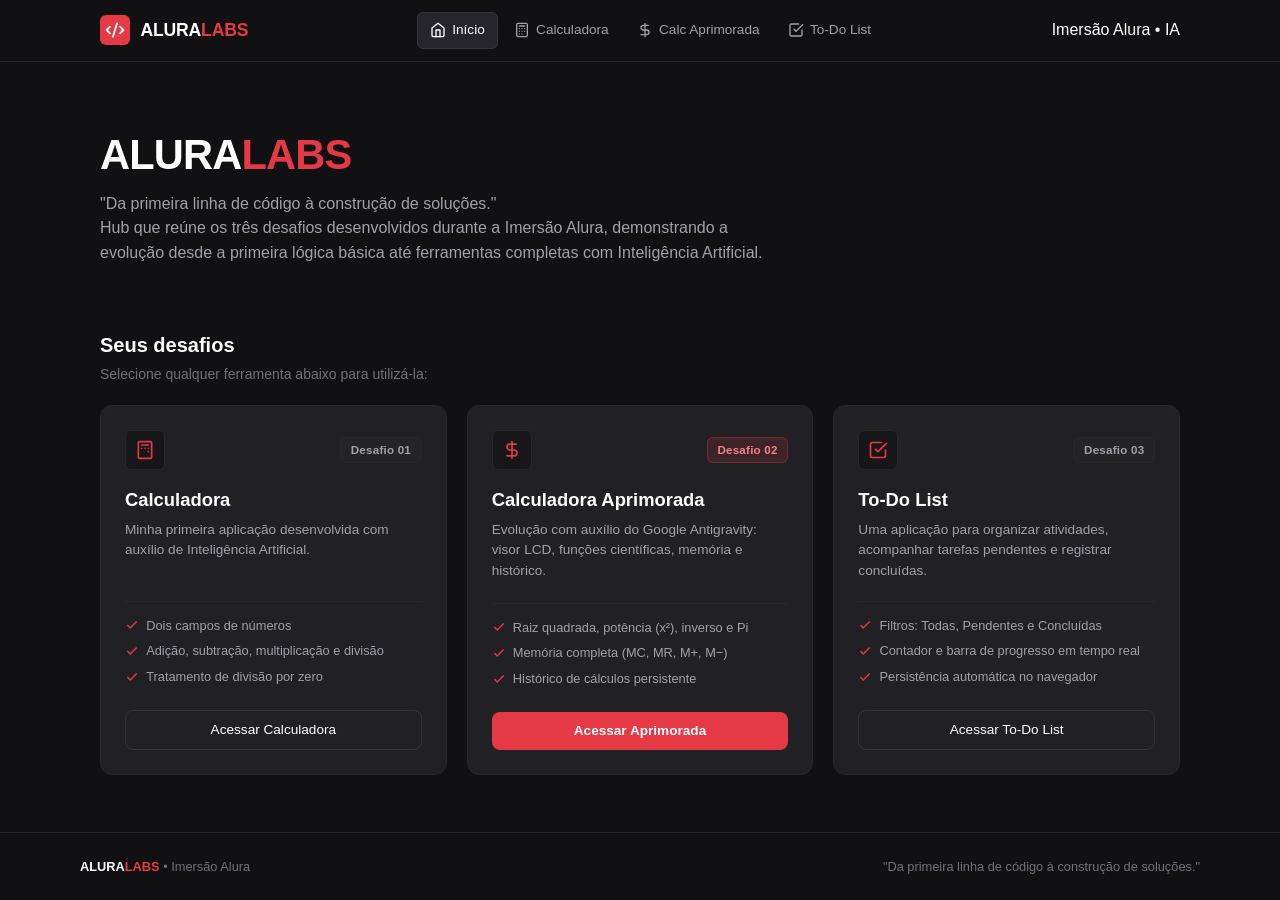
<file: index.html>
<!DOCTYPE html>
<html lang="pt-BR">
<head>
  <meta charset="UTF-8">
  <meta name="viewport" content="width=device-width, initial-scale=1.0, maximum-scale=5.0">
  <meta name="description" content="ALURA LABS - Hub de Desafios da Imersão Alura">
  <meta name="theme-color" content="#111113">
  <title>ALURA LABS — Hub de Desafios da Imersão</title>

  <link rel="icon" type="image/png" href="favicon.png">

  <!-- Tipografia do Google Fonts com fallback local de sistema -->
  <link rel="preconnect" href="https://fonts.googleapis.com">
  <link rel="preconnect" href="https://fonts.gstatic.com" crossorigin>
  <link href="https://fonts.googleapis.com/css2?family=Inter:wght@400;500;600;700&family=JetBrains+Mono:wght@400;600;700&display=swap" rel="stylesheet">

  <!-- Estilos da Aplicação -->
  <link rel="stylesheet" href="css/variables.css">
  <link rel="stylesheet" href="css/base.css">
  <link rel="stylesheet" href="css/components.css">
  <link rel="stylesheet" href="css/navigation.css">
  <link rel="stylesheet" href="css/home.css">
  <link rel="stylesheet" href="css/calculator-simple.css">
  <link rel="stylesheet" href="css/calculator-advanced.css">
  <link rel="stylesheet" href="css/todo-list.css">
</head>
<body>
  <div class="app-container">
    <!-- Barra de Navegação -->
    <div id="navbar-mount"></div>

    <!-- Conteúdo Principal da SPA -->
    <main id="main-content-mount" class="main-content" role="main"></main>

    <!-- Rodapé Sóbrio -->
    <footer style="border-top: 1px solid var(--border-subtle); padding: 1.5rem 1.25rem; text-align: center; color: var(--text-muted); font-size: 0.8rem; background: var(--bg-main);">
      <div style="max-width: 1120px; margin: 0 auto; display: flex; align-items: center; justify-content: space-between; flex-wrap: wrap; gap: 0.75rem;">
        <div>
          <strong style="color: #fff;">ALURA<span style="color: var(--color-primary);">LABS</span></strong> • Imersão Alura
        </div>
        <div>
          "Da primeira linha de código à construção de soluções."
        </div>
      </div>
    </footer>
  </div>

  <!-- Utilitários e Lógica da Aplicação -->
  <script src="js/utils/storage.js"></script>
  <script src="js/utils/mathEvaluator.js"></script>

  <!-- Componentes -->
  <script src="js/components/Navigation.js"></script>
  <script src="js/components/Home.js"></script>
  <script src="js/components/SimpleCalculator.js"></script>
  <script src="js/components/AdvancedCalculator.js"></script>
  <script src="js/components/TodoList.js"></script>

  <!-- Roteador SPA & Inicialização -->
  <script src="js/router.js"></script>
  <script src="js/app.js"></script>
</body>
</html>
</file>
<file: css/variables.css>
:root {
  /* Paleta de Cores Alura Labs - Fiel às Diretrizes */
  --color-primary: #E63946;
  --color-primary-dark: #A4161A;
  --color-primary-mid: #C1121F;
  --color-primary-soft: #F28482;
  --color-primary-hover: #d32f3e;

  /* Fundos e Superfícies */
  --bg-main: #111113;
  --bg-secondary: #19191D;
  --bg-surface: #202025;
  --bg-surface-hover: #27272d;
  --bg-surface-elevated: #2d2d34;
  --bg-input: #141416;

  /* Textos */
  --text-primary: #FFFFFF;
  --text-secondary: #A1A1AA;
  --text-muted: #71717A;
  --text-danger: #F28482;

  /* Bordas Discretas */
  --border-subtle: #27272c;
  --border-medium: #35353d;
  --border-focus: #E63946;

  /* Gradiente Funcional e Discreto */
  --gradient-primary: linear-gradient(135deg, #E63946 0%, #C1121F 100%);
  --gradient-badge: rgba(230, 57, 70, 0.12);

  /* Sombras Naturais e Leves */
  --shadow-sm: 0 1px 3px rgba(0, 0, 0, 0.3);
  --shadow-md: 0 4px 12px rgba(0, 0, 0, 0.35);
  --shadow-lg: 0 8px 24px rgba(0, 0, 0, 0.45);

  /* Dimensões */
  --radius-sm: 6px;
  --radius-md: 8px;
  --radius-lg: 12px;
  --radius-xl: 14px;
  --radius-full: 9999px;

  /* Tipografia */
  --font-sans: -apple-system, BlinkMacSystemFont, 'Segoe UI', Roboto, Helvetica, Arial, sans-serif;
  --font-mono: 'JetBrains Mono', 'Consolas', monospace;

  /* Transições Rápidas */
  --transition-fast: 0.15s ease;
  --transition-normal: 0.2s ease;
}
</file>
<file: css/base.css>
/* Reset e Base Global Limpa */
*, *::before, *::after {
  box-sizing: border-box;
  margin: 0;
  padding: 0;
}

html {
  font-size: 16px;
  scroll-behavior: smooth;
  color-scheme: dark;
  overflow-x: hidden;
}

body {
  font-family: var(--font-sans);
  background-color: var(--bg-main);
  color: var(--text-primary);
  line-height: 1.5;
  min-height: 100vh;
  display: flex;
  flex-direction: column;
  -webkit-font-smoothing: antialiased;
  -moz-osx-font-smoothing: grayscale;
  overflow-x: hidden;
  width: 100%;
}

a {
  color: inherit;
  text-decoration: none;
}

button, input, select, textarea {
  font: inherit;
  color: inherit;
  border: none;
  outline: none;
  background: none;
  box-sizing: border-box;
}

button {
  cursor: pointer;
  user-select: none;
}

/* Scrollbar Discreta */
::-webkit-scrollbar {
  width: 6px;
  height: 6px;
}

::-webkit-scrollbar-track {
  background: var(--bg-main);
}

::-webkit-scrollbar-thumb {
  background: #2a2a30;
  border-radius: var(--radius-full);
}

::-webkit-scrollbar-thumb:hover {
  background: var(--color-primary-dark);
}

/* Estrutura Principal */
.app-container {
  display: flex;
  flex-direction: column;
  min-height: 100vh;
  width: 100%;
  overflow-x: hidden;
}

.main-content {
  flex: 1;
  display: flex;
  flex-direction: column;
  width: 100%;
  max-width: 1120px;
  margin: 0 auto;
  padding: 1.75rem 1.25rem 3.5rem;
  box-sizing: border-box;
}

/* Transições Rápidas entre Telas */
.view-enter {
  animation: viewFadeIn 0.2s ease forwards;
  width: 100%;
}

@keyframes viewFadeIn {
  from {
    opacity: 0;
    transform: translateY(4px);
  }
  to {
    opacity: 1;
    transform: translateY(0);
  }
}

@media (max-width: 768px) {
  .main-content {
    padding: 1.25rem 1rem 2.5rem;
  }
}
</file>
<file: css/components.css>
/* Componentes Reutilizáveis Limpos */

/* Botões */
.btn {
  display: inline-flex;
  align-items: center;
  justify-content: center;
  gap: 0.5rem;
  padding: 0.6rem 1.15rem;
  font-size: 0.9rem;
  font-weight: 500;
  border-radius: var(--radius-md);
  transition: background var(--transition-fast), border-color var(--transition-fast), color var(--transition-fast);
  text-align: center;
  white-space: nowrap;
}

.btn-primary {
  background: var(--color-primary);
  color: #fff;
  font-weight: 600;
}

.btn-primary:hover {
  background: var(--color-primary-hover);
}

.btn-primary:active {
  background: var(--color-primary-dark);
}

.btn-secondary {
  background: var(--bg-surface);
  color: var(--text-primary);
  border: 1px solid var(--border-medium);
}

.btn-secondary:hover {
  background: var(--bg-surface-hover);
  border-color: #45454d;
}

.btn-ghost {
  color: var(--text-secondary);
  background: transparent;
}

.btn-ghost:hover {
  color: var(--text-primary);
  background: rgba(255, 255, 255, 0.05);
}

/* Badges */
.badge {
  display: inline-flex;
  align-items: center;
  gap: 0.35rem;
  padding: 0.2rem 0.6rem;
  font-size: 0.725rem;
  font-weight: 600;
  border-radius: var(--radius-sm);
  letter-spacing: 0.02em;
}

.badge-accent {
  background: rgba(230, 57, 70, 0.15);
  color: var(--color-primary-soft);
  border: 1px solid rgba(230, 57, 70, 0.3);
}

.badge-neutral {
  background: #232328;
  color: var(--text-secondary);
  border: 1px solid var(--border-subtle);
}

/* Header Padrão Integrado dos Desafios */
.challenge-header {
  display: flex;
  flex-direction: column;
  gap: 0.75rem;
  margin-bottom: 1.5rem;
  width: 100%;
}

.challenge-top-nav {
  display: flex;
  align-items: center;
  justify-content: space-between;
  gap: 1rem;
}

.btn-back {
  display: inline-flex;
  align-items: center;
  gap: 0.4rem;
  color: var(--text-secondary);
  font-size: 0.825rem;
  padding: 0.4rem 0.75rem;
  border-radius: var(--radius-sm);
  background: var(--bg-secondary);
  border: 1px solid var(--border-subtle);
  transition: all var(--transition-fast);
}

.btn-back:hover {
  color: var(--text-primary);
  border-color: var(--border-medium);
  background: var(--bg-surface);
}

.challenge-info {
  display: flex;
  flex-direction: column;
  gap: 0.25rem;
}

.challenge-title {
  font-size: 1.5rem;
  font-weight: 700;
  letter-spacing: -0.01em;
  color: var(--text-primary);
}

.challenge-desc {
  font-size: 0.9rem;
  color: var(--text-secondary);
  line-height: 1.45;
}

/* Toast Notification Limpa */
.toast-container {
  position: fixed;
  bottom: 1.5rem;
  right: 1.5rem;
  z-index: 9999;
  display: flex;
  flex-direction: column;
  gap: 0.5rem;
  pointer-events: none;
}

.toast {
  pointer-events: auto;
  background: var(--bg-surface-elevated);
  border: 1px solid var(--border-medium);
  border-left: 3px solid var(--color-primary);
  color: var(--text-primary);
  padding: 0.65rem 1rem;
  border-radius: var(--radius-md);
  font-size: 0.85rem;
  box-shadow: var(--shadow-md);
  display: flex;
  align-items: center;
  gap: 0.5rem;
  animation: toastFade 0.2s ease forwards;
}

@keyframes toastFade {
  from {
    opacity: 0;
    transform: translateY(8px);
  }
  to {
    opacity: 1;
    transform: translateY(0);
  }
}

@media (max-width: 600px) {
  .toast-container {
    bottom: 1rem;
    right: 1rem;
    left: 1rem;
  }
  .toast {
    width: 100%;
  }
}
</file>
<file: css/navigation.css>
/* Header e Navegação Limpos */
.site-header {
  position: sticky;
  top: 0;
  z-index: 100;
  background: #111113;
  border-bottom: 1px solid var(--border-subtle);
  width: 100%;
}

.header-inner {
  max-width: 1120px;
  margin: 0 auto;
  padding: 0.75rem 1.25rem;
  display: flex;
  align-items: center;
  justify-content: space-between;
  gap: 1rem;
}

/* Marca / Logo */
.brand-link {
  display: flex;
  align-items: center;
  gap: 0.65rem;
  font-weight: 700;
  font-size: 1.1rem;
  letter-spacing: -0.01em;
  cursor: pointer;
  user-select: none;
}

.brand-icon-wrapper {
  width: 30px;
  height: 30px;
  border-radius: var(--radius-sm);
  background: var(--color-primary);
  display: flex;
  align-items: center;
  justify-content: center;
  color: #fff;
}

.brand-name {
  color: var(--text-primary);
}

.brand-name span {
  color: var(--color-primary);
}

/* Links de Navegação */
.nav-menu {
  display: flex;
  align-items: center;
  gap: 0.25rem;
  list-style: none;
}

.nav-item-btn {
  display: inline-flex;
  align-items: center;
  gap: 0.4rem;
  padding: 0.45rem 0.75rem;
  border-radius: var(--radius-sm);
  color: var(--text-secondary);
  font-size: 0.85rem;
  font-weight: 500;
  transition: all var(--transition-fast);
}

.nav-item-btn:hover {
  color: var(--text-primary);
  background: #1a1a1e;
}

.nav-item-btn.active {
  color: #fff;
  background: #25252b;
  border: 1px solid var(--border-medium);
}

/* Mobile Nav Toggle */
.mobile-nav-toggle {
  display: none;
  background: none;
  border: 1px solid var(--border-subtle);
  color: var(--text-primary);
  padding: 0.45rem;
  border-radius: var(--radius-sm);
  cursor: pointer;
}

.mobile-nav-toggle:hover {
  background: #1a1a1e;
}

@media (max-width: 768px) {
  .header-inner {
    padding: 0.65rem 1rem;
  }

  .nav-menu {
    display: none;
    position: absolute;
    top: 100%;
    left: 0;
    right: 0;
    background: #18181b;
    border-bottom: 1px solid var(--border-medium);
    flex-direction: column;
    padding: 0.75rem 1rem;
    gap: 0.35rem;
    box-shadow: var(--shadow-md);
  }

  .nav-menu.open {
    display: flex;
  }

  .nav-item-btn {
    width: 100%;
    justify-content: flex-start;
    padding: 0.65rem 0.85rem;
  }

  .mobile-nav-toggle {
    display: flex;
    align-items: center;
    justify-content: center;
  }
}
</file>
<file: css/home.css>
/* Estilos da Home / Seção de Desafios — Visual Limpo e Direto */

/* Hero Section */
.hero-section {
  display: flex;
  flex-direction: column;
  padding: 2.5rem 0 2rem;
  text-align: left;
}

.hero-title {
  font-size: clamp(1.8rem, 4vw, 2.6rem);
  font-weight: 700;
  line-height: 1.2;
  letter-spacing: -0.02em;
  margin-bottom: 0.75rem;
  color: var(--text-primary);
}

.hero-title span {
  color: var(--color-primary);
}

.hero-subtitle {
  font-size: 1rem;
  color: var(--text-secondary);
  max-width: 680px;
  line-height: 1.55;
  margin-bottom: 2rem;
}

/* Seção de Desafios */
.challenges-section {
  width: 100%;
}

.section-header {
  margin-bottom: 1.25rem;
}

.section-title {
  font-size: 1.25rem;
  font-weight: 600;
  color: var(--text-primary);
  margin-bottom: 0.25rem;
}

.section-description {
  font-size: 0.875rem;
  color: var(--text-muted);
}

/* Grid de Desafios Responsivo */
.challenges-grid {
  display: grid;
  grid-template-columns: repeat(auto-fit, minmax(290px, 1fr));
  gap: 1.25rem;
  width: 100%;
}

.challenge-card {
  display: flex;
  flex-direction: column;
  background: var(--bg-surface);
  border: 1px solid var(--border-subtle);
  border-radius: var(--radius-lg);
  padding: 1.5rem;
  position: relative;
  transition: border-color var(--transition-fast), background var(--transition-fast);
  cursor: pointer;
}

.challenge-card:hover {
  border-color: var(--border-medium);
  background: var(--bg-surface-hover);
}

.card-top {
  display: flex;
  align-items: center;
  justify-content: space-between;
  margin-bottom: 1rem;
}

.card-icon {
  width: 40px;
  height: 40px;
  border-radius: var(--radius-sm);
  background: #17171a;
  border: 1px solid var(--border-subtle);
  display: flex;
  align-items: center;
  justify-content: center;
  color: var(--color-primary);
}

.card-title {
  font-size: 1.15rem;
  font-weight: 600;
  color: var(--text-primary);
  margin-bottom: 0.4rem;
}

.card-desc {
  font-size: 0.85rem;
  color: var(--text-secondary);
  line-height: 1.5;
  margin-bottom: 1.25rem;
  flex: 1;
}

/* Features List no Card */
.card-features {
  list-style: none;
  display: flex;
  flex-direction: column;
  gap: 0.4rem;
  margin-bottom: 1.5rem;
  padding-top: 0.85rem;
  border-top: 1px solid var(--border-subtle);
}

.card-feature-item {
  display: flex;
  align-items: center;
  gap: 0.45rem;
  font-size: 0.8rem;
  color: var(--text-secondary);
}

.card-feature-item svg {
  color: var(--color-primary);
  flex-shrink: 0;
}

.card-footer {
  margin-top: auto;
}

.card-btn {
  width: 100%;
  font-size: 0.85rem;
  padding: 0.55rem 1rem;
}

@media (max-width: 600px) {
  .hero-section {
    padding: 1.5rem 0 1.25rem;
  }
  .challenges-grid {
    grid-template-columns: 1fr;
  }
}
</file>
<file: css/calculator-simple.css>
/* Calculadora Simples — Desafio 01 (100% Contida e Responsiva) */

.simple-calc-page {
  max-width: 480px;
  margin: 0 auto;
  width: 100%;
  display: flex;
  flex-direction: column;
  gap: 1rem;
}

.simple-calc-card {
  background: var(--bg-surface);
  border: 1px solid var(--border-medium);
  border-radius: var(--radius-lg);
  padding: 1.5rem;
  box-shadow: var(--shadow-sm);
  width: 100%;
  box-sizing: border-box;
}

/* Card Header Interno */
.calc-card-header {
  border-bottom: 1px solid var(--border-subtle);
  padding-bottom: 1rem;
  margin-bottom: 1.25rem;
}

.calc-card-title {
  font-size: 1.2rem;
  font-weight: 600;
  color: var(--text-primary);
  margin-bottom: 0.25rem;
}

.calc-card-subtitle {
  font-size: 0.825rem;
  color: var(--text-secondary);
  line-height: 1.4;
}

/* Formulário de Entradas */
.calc-inputs-row {
  display: grid;
  grid-template-columns: 1fr 1fr;
  gap: 0.75rem;
  margin-bottom: 1.25rem;
  width: 100%;
}

.calc-input-wrapper {
  display: flex;
  flex-direction: column;
  width: 100%;
}

.calc-input-label {
  font-size: 0.75rem;
  font-weight: 600;
  color: var(--text-secondary);
  margin-bottom: 0.35rem;
  text-transform: uppercase;
  letter-spacing: 0.03em;
}

.calc-number-input {
  width: 100%;
  background: var(--bg-input);
  border: 1px solid var(--border-medium);
  border-radius: var(--radius-sm);
  padding: 0.65rem 0.85rem;
  font-size: 1.05rem;
  font-family: var(--font-mono);
  color: var(--text-primary);
  box-sizing: border-box;
  transition: border-color var(--transition-fast);
}

.calc-number-input:focus {
  border-color: var(--color-primary);
  background: #18181c;
}

/* Seletor de Operações */
.operations-section {
  margin-bottom: 1.25rem;
}

.operations-grid {
  display: grid;
  grid-template-columns: repeat(4, 1fr);
  gap: 0.5rem;
}

.op-btn {
  display: flex;
  flex-direction: column;
  align-items: center;
  justify-content: center;
  padding: 0.65rem 0.25rem;
  background: var(--bg-secondary);
  border: 1px solid var(--border-subtle);
  border-radius: var(--radius-sm);
  color: var(--text-primary);
  cursor: pointer;
  transition: all var(--transition-fast);
}

.op-btn-symbol {
  font-size: 1.25rem;
  font-weight: 700;
  font-family: var(--font-mono);
  line-height: 1;
}

.op-btn-name {
  font-size: 0.65rem;
  color: var(--text-muted);
  margin-top: 0.2rem;
}

.op-btn:hover {
  background: #25252b;
  border-color: var(--border-medium);
}

.op-btn.selected {
  background: rgba(230, 57, 70, 0.15);
  border-color: var(--color-primary);
  color: #fff;
}

.op-btn.selected .op-btn-name {
  color: var(--color-primary-soft);
  font-weight: 600;
}

/* Botões de Ação */
.calc-actions-row {
  display: flex;
  gap: 0.5rem;
  margin-bottom: 1.25rem;
  width: 100%;
}

.btn-calc-submit {
  flex: 2;
  padding: 0.7rem 1rem;
}

.btn-calc-clear {
  flex: 1;
  padding: 0.7rem 0.75rem;
}

/* Área do Resultado Totalmente Integrada */
.result-box {
  background: var(--bg-secondary);
  border: 1px solid var(--border-medium);
  border-radius: var(--radius-md);
  padding: 1rem 1.25rem;
  text-align: center;
  width: 100%;
  box-sizing: border-box;
}

.result-box.has-result {
  border-color: #383842;
  background: #161619;
}

.result-label {
  font-size: 0.72rem;
  font-weight: 600;
  color: var(--text-muted);
  text-transform: uppercase;
  letter-spacing: 0.05em;
  margin-bottom: 0.25rem;
}

.result-equation {
  font-size: 0.85rem;
  color: var(--text-secondary);
  font-family: var(--font-mono);
  min-height: 1.2rem;
  margin-bottom: 0.25rem;
}

.result-value {
  font-size: 1.8rem;
  font-weight: 700;
  font-family: var(--font-mono);
  color: #fff;
  word-break: break-all;
  line-height: 1.2;
}

.result-value.error-text {
  font-size: 0.95rem;
  color: var(--color-primary-soft);
  font-family: var(--font-sans);
  font-weight: 500;
}

@media (max-width: 480px) {
  .calc-inputs-row {
    grid-template-columns: 1fr;
    gap: 0.65rem;
  }
  .simple-calc-card {
    padding: 1.15rem 1rem;
  }
  .calc-actions-row {
    flex-direction: column;
  }
  .btn-calc-submit, .btn-calc-clear {
    width: 100%;
    flex: none;
  }
}
</file>
<file: css/calculator-advanced.css>
/* Calculadora Aprimorada — Desafio 02 (Avançada, Científica e 100% Responsiva) */

.advanced-calc-container {
  width: 100%;
  max-width: 880px;
  margin: 0 auto;
}

.advanced-calc-layout {
  display: grid;
  grid-template-columns: 1.2fr 0.8fr;
  gap: 1.25rem;
  align-items: start;
}

/* Card do Dispositivo da Calculadora */
.calc-device-card {
  background: var(--bg-surface);
  border: 1px solid var(--border-medium);
  border-radius: var(--radius-lg);
  padding: 1.25rem;
  box-shadow: var(--shadow-sm);
  width: 100%;
  box-sizing: border-box;
}

/* Visor Digital */
.calc-display {
  background: #0e0e11;
  border: 1px solid var(--border-medium);
  border-radius: var(--radius-md);
  padding: 1rem 1rem 0.75rem;
  margin-bottom: 0.85rem;
  display: flex;
  flex-direction: column;
  justify-content: flex-end;
  min-height: 95px;
  box-sizing: border-box;
}

.calc-display-top-bar {
  display: flex;
  align-items: center;
  justify-content: space-between;
  margin-bottom: 0.25rem;
}

.calc-memory-indicator {
  font-size: 0.7rem;
  font-weight: 700;
  font-family: var(--font-mono);
  color: var(--color-primary);
  background: rgba(230, 57, 70, 0.15);
  padding: 0.1rem 0.35rem;
  border-radius: 3px;
  visibility: hidden;
}

.calc-memory-indicator.active {
  visibility: visible;
}

.calc-display-expression {
  font-family: var(--font-mono);
  font-size: 0.85rem;
  color: var(--text-muted);
  text-align: right;
  overflow: hidden;
  text-overflow: ellipsis;
  white-space: nowrap;
}

.calc-display-main {
  font-family: var(--font-mono);
  font-size: 2.2rem;
  font-weight: 700;
  color: #fff;
  text-align: right;
  line-height: 1.15;
  overflow: hidden;
  text-overflow: ellipsis;
  white-space: nowrap;
}

.calc-display-main.error-state {
  font-size: 1.1rem;
  color: var(--color-primary-soft);
  font-family: var(--font-sans);
  font-weight: 500;
}

/* Barra de Funções de Memória */
.calc-memory-bar {
  display: grid;
  grid-template-columns: repeat(4, 1fr);
  gap: 0.35rem;
  margin-bottom: 0.65rem;
}

.mem-btn {
  background: #17171a;
  border: 1px solid var(--border-subtle);
  border-radius: var(--radius-sm);
  color: var(--text-secondary);
  font-size: 0.75rem;
  font-weight: 600;
  padding: 0.4rem 0.2rem;
  transition: all var(--transition-fast);
}

.mem-btn:hover {
  background: #232328;
  color: #fff;
}

.mem-btn:disabled {
  opacity: 0.4;
  cursor: not-allowed;
}

/* Teclado Principal */
.calc-keypad {
  display: grid;
  grid-template-columns: repeat(4, 1fr);
  gap: 0.45rem;
}

.key-btn {
  display: flex;
  align-items: center;
  justify-content: center;
  height: 48px;
  border-radius: var(--radius-sm);
  font-size: 1.05rem;
  font-family: var(--font-mono);
  font-weight: 500;
  transition: all var(--transition-fast);
  user-select: none;
}

.key-btn:active {
  transform: scale(0.97);
}

/* Estilos de Teclas */
.key-num {
  background: var(--bg-secondary);
  color: var(--text-primary);
  border: 1px solid var(--border-subtle);
}

.key-num:hover {
  background: #25252b;
  border-color: var(--border-medium);
}

.key-sci {
  background: #1b1b20;
  color: #c4c4cc;
  border: 1px solid var(--border-subtle);
  font-size: 0.9rem;
  font-weight: 600;
}

.key-sci:hover {
  background: #272730;
  color: #fff;
}

.key-func {
  background: #1d1d22;
  color: var(--text-secondary);
  border: 1px solid var(--border-subtle);
  font-size: 0.9rem;
  font-weight: 600;
}

.key-func:hover {
  background: #292930;
  color: #fff;
}

.key-op {
  background: rgba(230, 57, 70, 0.12);
  color: var(--color-primary-soft);
  border: 1px solid rgba(230, 57, 70, 0.25);
  font-size: 1.25rem;
  font-weight: 600;
}

.key-op:hover {
  background: var(--color-primary);
  color: #fff;
}

.key-equals {
  grid-column: span 2;
  background: var(--color-primary);
  color: #fff;
  font-weight: 700;
  font-size: 1.3rem;
}

.key-equals:hover {
  background: var(--color-primary-hover);
}

/* Painel de Histórico */
.calc-history-card {
  background: var(--bg-surface);
  border: 1px solid var(--border-medium);
  border-radius: var(--radius-lg);
  padding: 1.25rem;
  display: flex;
  flex-direction: column;
  min-height: 440px;
  box-sizing: border-box;
}

.history-header {
  display: flex;
  align-items: center;
  justify-content: space-between;
  padding-bottom: 0.75rem;
  border-bottom: 1px solid var(--border-subtle);
  margin-bottom: 0.75rem;
}

.history-title {
  font-size: 0.95rem;
  font-weight: 600;
  display: flex;
  align-items: center;
  gap: 0.4rem;
}

.history-list {
  display: flex;
  flex-direction: column;
  gap: 0.5rem;
  overflow-y: auto;
  max-height: 380px;
  flex: 1;
}

.history-item {
  background: var(--bg-secondary);
  border: 1px solid var(--border-subtle);
  border-radius: var(--radius-sm);
  padding: 0.65rem 0.85rem;
  display: flex;
  flex-direction: column;
  gap: 0.15rem;
  cursor: pointer;
  transition: all var(--transition-fast);
  text-align: right;
}

.history-item:hover {
  background: #25252b;
  border-color: var(--border-medium);
}

.history-item-calc {
  font-size: 0.75rem;
  color: var(--text-muted);
  font-family: var(--font-mono);
}

.history-item-result {
  font-size: 1.05rem;
  font-weight: 700;
  color: #fff;
  font-family: var(--font-mono);
}

.history-empty {
  display: flex;
  flex-direction: column;
  align-items: center;
  justify-content: center;
  flex: 1;
  text-align: center;
  color: var(--text-muted);
  gap: 0.5rem;
  padding: 2rem 1rem;
  font-size: 0.85rem;
}

@media (max-width: 768px) {
  .advanced-calc-layout {
    grid-template-columns: 1fr;
  }
  .calc-history-card {
    min-height: auto;
    max-height: 300px;
  }
  .key-btn {
    height: 44px;
    font-size: 0.95rem;
  }
}
</file>
<file: css/todo-list.css>
/* To-Do List — Desafio 03 (Visual Limpo e 100% Responsivo) */

.todo-page-container {
  max-width: 640px;
  margin: 0 auto;
  width: 100%;
  display: flex;
  flex-direction: column;
  gap: 1rem;
}

.todo-card-wrapper {
  background: var(--bg-surface);
  border: 1px solid var(--border-medium);
  border-radius: var(--radius-lg);
  padding: 1.5rem;
  box-shadow: var(--shadow-sm);
  width: 100%;
  box-sizing: border-box;
}

/* Card de Progresso */
.todo-progress-card {
  background: var(--bg-secondary);
  border: 1px solid var(--border-subtle);
  border-radius: var(--radius-sm);
  padding: 0.85rem 1rem;
  margin-bottom: 1.25rem;
}

.progress-header {
  display: flex;
  align-items: center;
  justify-content: space-between;
  margin-bottom: 0.5rem;
  font-size: 0.8rem;
}

.progress-label {
  font-weight: 600;
  color: var(--text-secondary);
  text-transform: uppercase;
  letter-spacing: 0.03em;
}

.progress-stats-count {
  font-family: var(--font-mono);
  font-weight: 600;
  color: #fff;
}

.progress-stats-count span {
  color: var(--color-primary-soft);
}

.progress-bar-track {
  width: 100%;
  height: 6px;
  background: #27272e;
  border-radius: var(--radius-full);
  overflow: hidden;
}

.progress-bar-fill {
  height: 100%;
  background: var(--color-primary);
  border-radius: var(--radius-full);
  transition: width 0.3s ease;
}

/* Formulário de Adicionar Tarefa */
.todo-form {
  display: flex;
  gap: 0.5rem;
  margin-bottom: 1.25rem;
  width: 100%;
}

.todo-input {
  flex: 1;
  background: var(--bg-input);
  border: 1px solid var(--border-medium);
  border-radius: var(--radius-sm);
  padding: 0.65rem 0.85rem;
  color: #fff;
  font-size: 0.9rem;
  box-sizing: border-box;
  transition: border-color var(--transition-fast);
}

.todo-input:focus {
  border-color: var(--color-primary);
  background: #18181c;
}

.todo-input::placeholder {
  color: var(--text-muted);
}

/* Barra de Filtros */
.todo-filter-bar {
  display: flex;
  align-items: center;
  justify-content: space-between;
  border-bottom: 1px solid var(--border-subtle);
  padding-bottom: 0.75rem;
  margin-bottom: 1rem;
  gap: 0.5rem;
  flex-wrap: wrap;
}

.filter-tabs {
  display: flex;
  gap: 0.25rem;
}

.filter-tab-btn {
  display: inline-flex;
  align-items: center;
  gap: 0.35rem;
  padding: 0.35rem 0.65rem;
  border-radius: var(--radius-sm);
  font-size: 0.8rem;
  font-weight: 500;
  color: var(--text-secondary);
  transition: all var(--transition-fast);
}

.filter-tab-btn:hover {
  color: #fff;
  background: #25252b;
}

.filter-tab-btn.active {
  background: #272730;
  color: #fff;
  font-weight: 600;
  border: 1px solid var(--border-medium);
}

.tab-count-badge {
  background: #1c1c20;
  font-size: 0.7rem;
  padding: 0.1rem 0.35rem;
  border-radius: var(--radius-full);
  font-family: var(--font-mono);
}

.filter-tab-btn.active .tab-count-badge {
  background: var(--color-primary);
  color: #fff;
}

/* Lista de Tarefas */
.todo-items-list {
  list-style: none;
  display: flex;
  flex-direction: column;
  gap: 0.5rem;
  width: 100%;
}

.todo-item {
  display: flex;
  align-items: center;
  gap: 0.75rem;
  background: var(--bg-secondary);
  border: 1px solid var(--border-subtle);
  border-radius: var(--radius-sm);
  padding: 0.75rem 0.85rem;
  transition: border-color var(--transition-fast);
  box-sizing: border-box;
  width: 100%;
}

.todo-item:hover {
  border-color: var(--border-medium);
}

.todo-item.completed {
  opacity: 0.7;
  background: #151517;
}

/* Custom Checkbox */
.custom-checkbox {
  width: 20px;
  height: 20px;
  border-radius: 4px;
  border: 2px solid var(--border-medium);
  display: flex;
  align-items: center;
  justify-content: center;
  cursor: pointer;
  flex-shrink: 0;
  transition: all var(--transition-fast);
  background: transparent;
}

.custom-checkbox:hover {
  border-color: var(--color-primary);
}

.todo-item.completed .custom-checkbox {
  background: var(--color-primary);
  border-color: var(--color-primary);
}

.custom-checkbox svg {
  color: #fff;
  opacity: 0;
}

.todo-item.completed .custom-checkbox svg {
  opacity: 1;
}

/* Conteúdo da Tarefa */
.todo-content {
  flex: 1;
  display: flex;
  flex-direction: column;
  gap: 0.15rem;
  overflow: hidden;
}

.todo-text {
  font-size: 0.9rem;
  color: var(--text-primary);
  word-break: break-word;
  line-height: 1.4;
}

.todo-item.completed .todo-text {
  color: var(--text-muted);
  text-decoration: line-through;
}

.todo-meta {
  font-size: 0.7rem;
  color: var(--text-muted);
}

/* Botão Remover */
.todo-delete-btn {
  color: var(--text-muted);
  padding: 0.35rem;
  border-radius: var(--radius-sm);
  display: flex;
  align-items: center;
  justify-content: center;
  transition: color var(--transition-fast);
}

.todo-delete-btn:hover {
  color: var(--color-primary);
}

/* Empty State */
.todo-empty-state {
  display: flex;
  flex-direction: column;
  align-items: center;
  justify-content: center;
  text-align: center;
  padding: 2.5rem 1rem;
  color: var(--text-muted);
  gap: 0.5rem;
}

.empty-title {
  font-size: 1rem;
  font-weight: 600;
  color: var(--text-primary);
}

.empty-desc {
  font-size: 0.825rem;
  max-width: 320px;
  line-height: 1.45;
}

@media (max-width: 480px) {
  .todo-card-wrapper {
    padding: 1.15rem 0.85rem;
  }
  .todo-form {
    flex-direction: column;
  }
  .todo-form .btn {
    width: 100%;
  }
}
</file>
